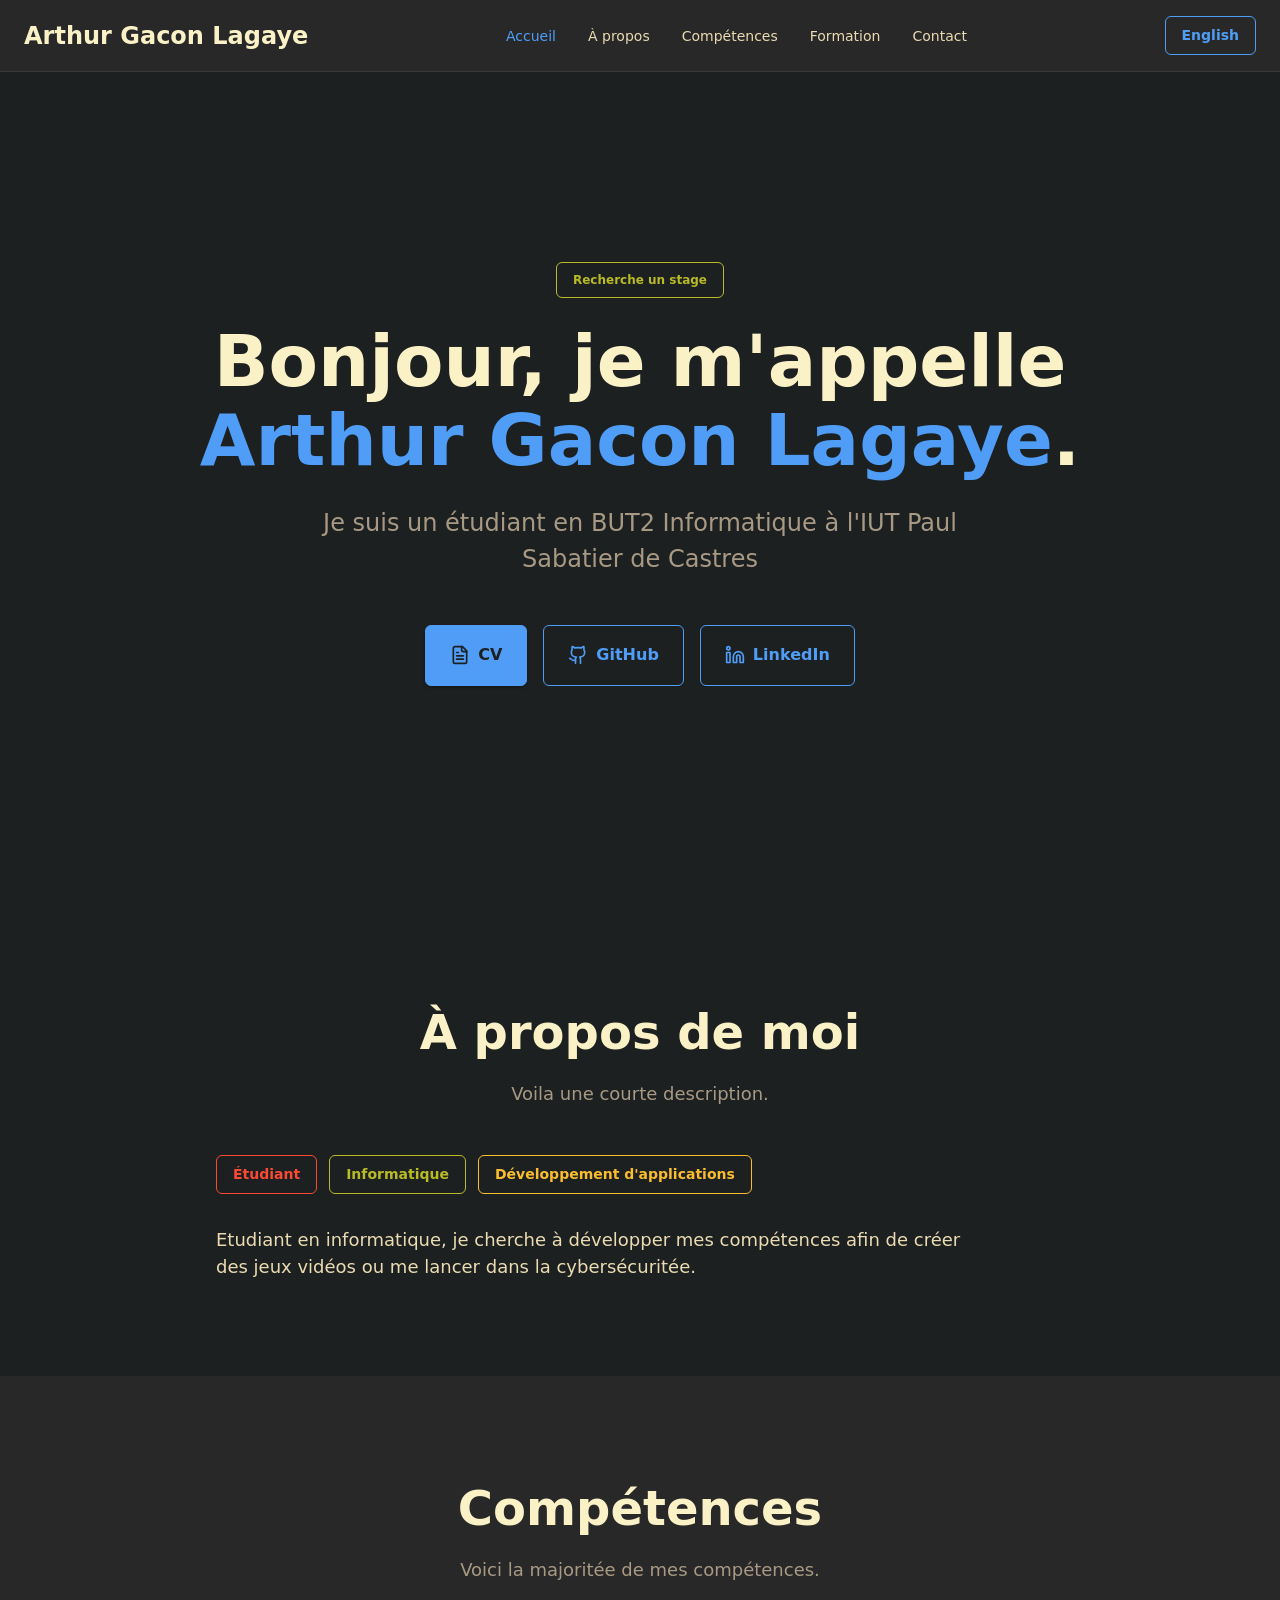
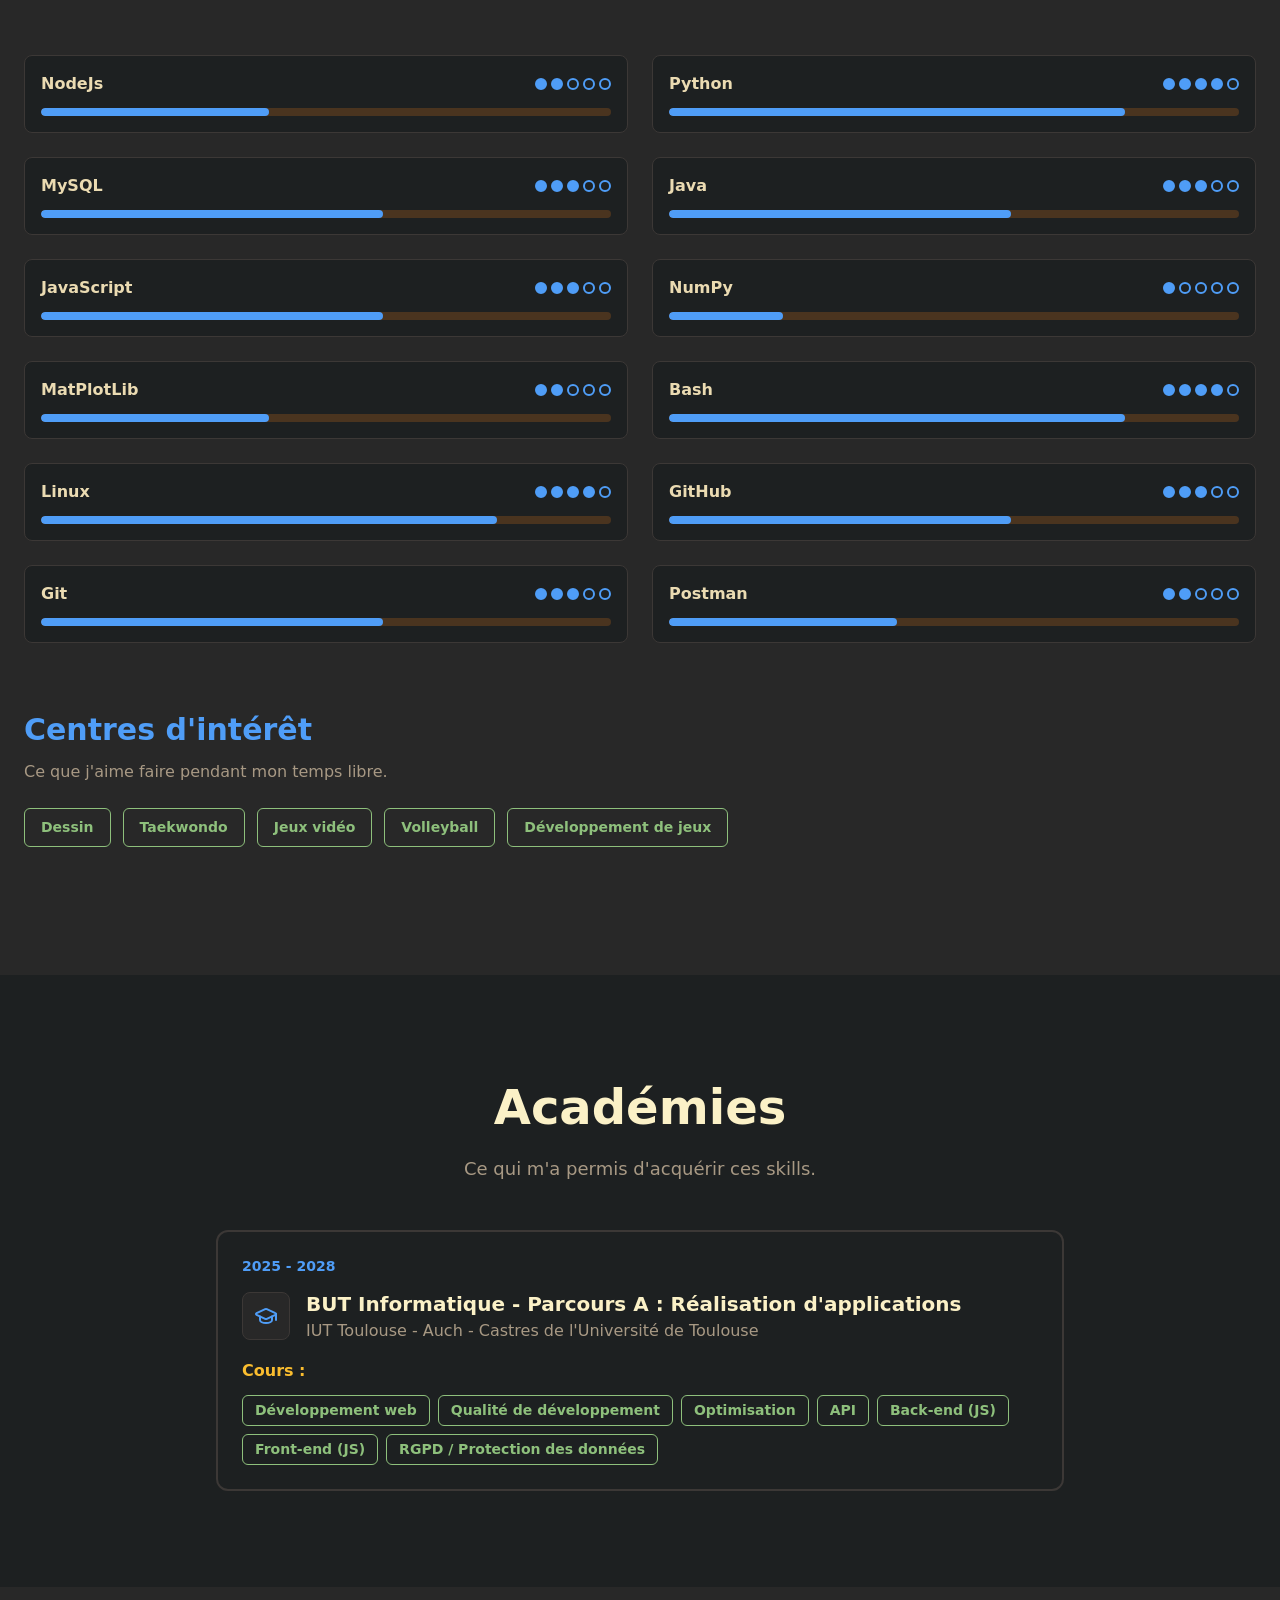
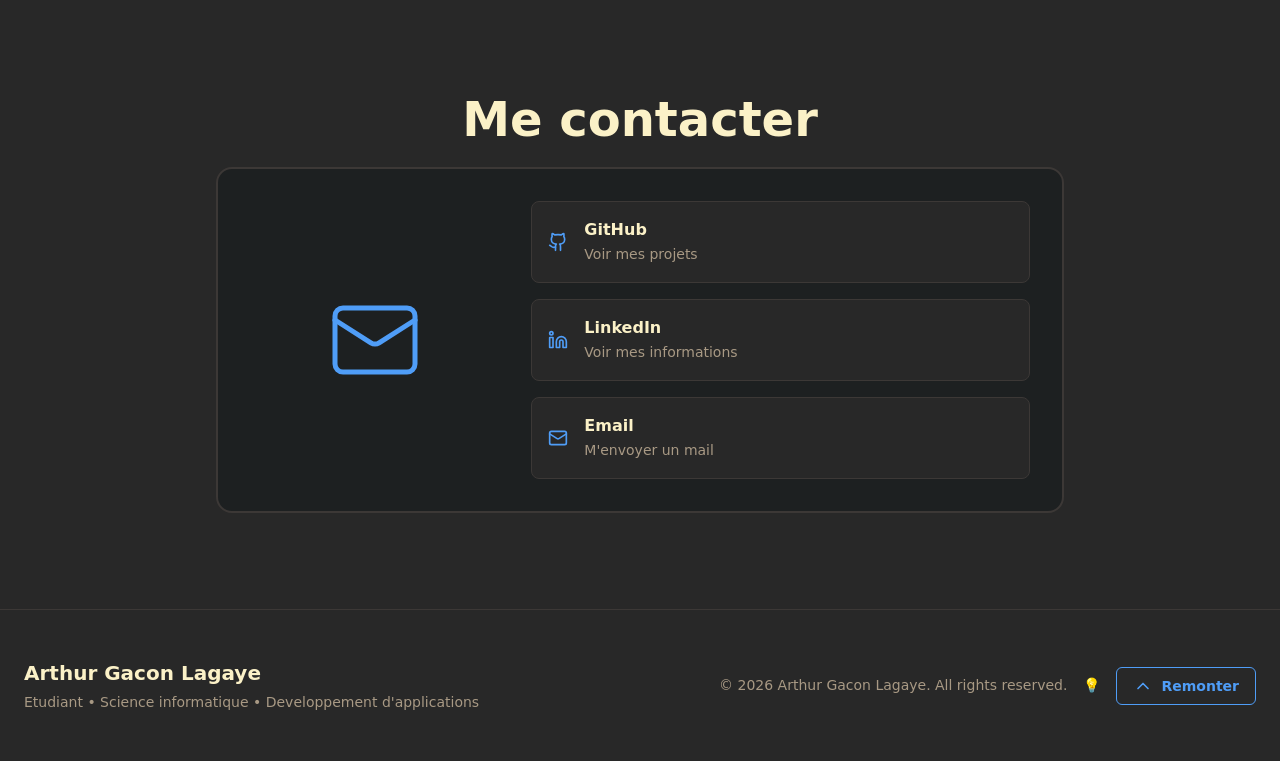
<file: index.html>
<!DOCTYPE html>
<html lang="fr">

<head>
  <meta charset="UTF-8">
  <meta name="viewport" content="width=device-width, initial-scale=1">
  <meta name="theme-color" content="#000000">
  <meta name="description" content="Arthur Gacon Lagaye - étudiant BUT2 informatique">
  <title>Arthur Gacon Lagaye | Portfolio</title>
  <link rel="stylesheet" href="styles.css">
  <script src="script.js" defer></script>
</head>

<body>
  <nav class="nav" id="nav">
    <div class="container nav-inner">
      <div class="brand">Arthur Gacon Lagaye</div>
      <div class="nav-links" id="navLinks"></div>
      <a class="btn btn-outline btn-sm language-link" href="english.html" lang="en" aria-label="Switch language to English">English</a>
      <button class="menu-btn" id="menuBtn" aria-label="Toggle menu" aria-expanded="false">
        <svg viewBox="0 0 24 24" width="24" height="24" fill="none" stroke="currentColor" stroke-width="2"
          stroke-linecap="round" stroke-linejoin="round">
          <path d="M4 12h16" />
          <path d="M4 18h16" />
          <path d="M4 6h16" />
        </svg>
      </button>
    </div>
    <div class="mobile-menu" id="mobileMenu"></div>
  </nav>

  <main>
    <!-- HOME -->
    <section id="home" class="hero">
      <div class="hero-inner fade-up">
        <div class="badge badge-green">Recherche un stage</div>
        <h1>Bonjour, je m'appelle <span class="accent">Arthur Gacon Lagaye</span>.</h1>
        <p class="hero-sub">Je suis un étudiant en BUT2 Informatique à l'IUT Paul
          Sabatier de Castres</p>
        <div class="hero-actions">
          <a class="btn btn-primary" id="btnResume" href="CV/CV_FR.pdf" target="_blank"><span data-icon="file"></span>CV</a>
          <a class="btn btn-outline" id="btnGithub" href="#" target="_blank" rel="noopener"><span
              data-icon="github"></span>GitHub</a>
          <a class="btn btn-outline" id="btnLinkedin" href="#" target="_blank" rel="noopener"><span
              data-icon="linkedin"></span>LinkedIn</a>
        </div>
      </div>
    </section>

    <!-- ABOUT -->
    <section id="about" class="section">
      <div class="container narrow">
        <h2>À propos de moi</h2>
        <p class="section-sub">Voila une courte description.</p>
        <div class="chips chips-lg" id="aboutChips"></div>
        <p class="about-text">Etudiant en informatique, je cherche à développer mes compétences afin de créer des jeux
          vidéos ou me lancer dans la cybersécuritée.</p>
        <!-- <h3 class="sub-title">Skills principaux</h3> -->
        <!-- <div class="core-grid" id="coreGrid"></div> -->
      </div>
    </section>

    <!-- SKILLS -->
    <section id="skills" class="section alt">
      <div class="container">
        <h2>Compétences</h2>
        <p class="section-sub">Voici la majoritée de mes compétences.</p>
        <div class="skill-groups" id="skillGroups"></div>
      </div>
    </section>

    <!-- EXPERIENCE -->
    <!-- <section id="experience" class="section">
      <div class="container narrow">
        <div class="section-tag"><span>Experience</span></div>
        <h2>Professional Journey</h2>
        <p class="section-sub">Here's how my skills derived value.</p>
        <div class="timeline" id="experienceList"></div>
      </div>
    </section> -->

    <!-- PROJECTS -->
    <!-- <section id="projects" class="section alt">
      <div class="container">
        <div class="section-tag"><span>Projets</span></div>
        <h2>Systems I Built</h2>
        <p class="section-sub">Voici ce que j'ai créé.</p>
        <div class="project-grid" id="projectGrid"></div>
        <div class="center"><a class="btn btn-outline" id="btnMore" href="#" target="_blank" rel="noopener">Charger plus
            de Projets</a></div>
      </div>
    </section> -->

    <!-- EDUCATION -->
    <section id="education" class="section">
      <div class="container narrow">
        <h2>Académies</h2>
        <p class="section-sub">Ce qui m'a permis d'acquérir ces skills.</p>
        <div class="timeline" id="educationList"></div>
      </div>
    </section>

    <!-- CONTACT -->
    <section id="contact" class="section alt">
      <div class="container narrow">
        <h2>Me contacter</h2>
        <div class="contact-wrap">
          <div class="contact-icon"><span data-icon="mail-lg"></span></div>
          <div class="contact-links">
            <a class="contact-card" id="cGithub" href="#" target="_blank" rel="noopener">
              <span class="ci" data-icon="github"></span>
              <span><strong>GitHub</strong><small>Voir mes projets</small></span>
            </a>
            <a class="contact-card" id="cLinkedin" href="#" target="_blank" rel="noopener">
              <span class="ci" data-icon="linkedin"></span>
              <span><strong>LinkedIn</strong><small>Voir mes informations</small></span>
            </a>
            <a class="contact-card" id="cEmail" href="#">
              <span class="ci" data-icon="mail"></span>
              <span><strong>Email</strong><small>M'envoyer un mail</small></span>
            </a>
          </div>
        </div>
      </div>
    </section>
  </main>

  <footer class="footer">
    <div class="container footer-inner">
      <div>
        <h3>Arthur Gacon Lagaye</h3>
        <p>Etudiant • Science informatique • Developpement d'applications</p>
      </div>
      <div class="footer-right">
        <div>© <span id="year">2026</span> Arthur Gacon Lagaye. All rights reserved.</div>
        <div class="bulb">💡</div>
        <button class="btn btn-outline btn-sm" id="toTop"><span data-icon="up"></span>Remonter</button>
      </div>
    </div>
  </footer>
</body>

</html>
</file>
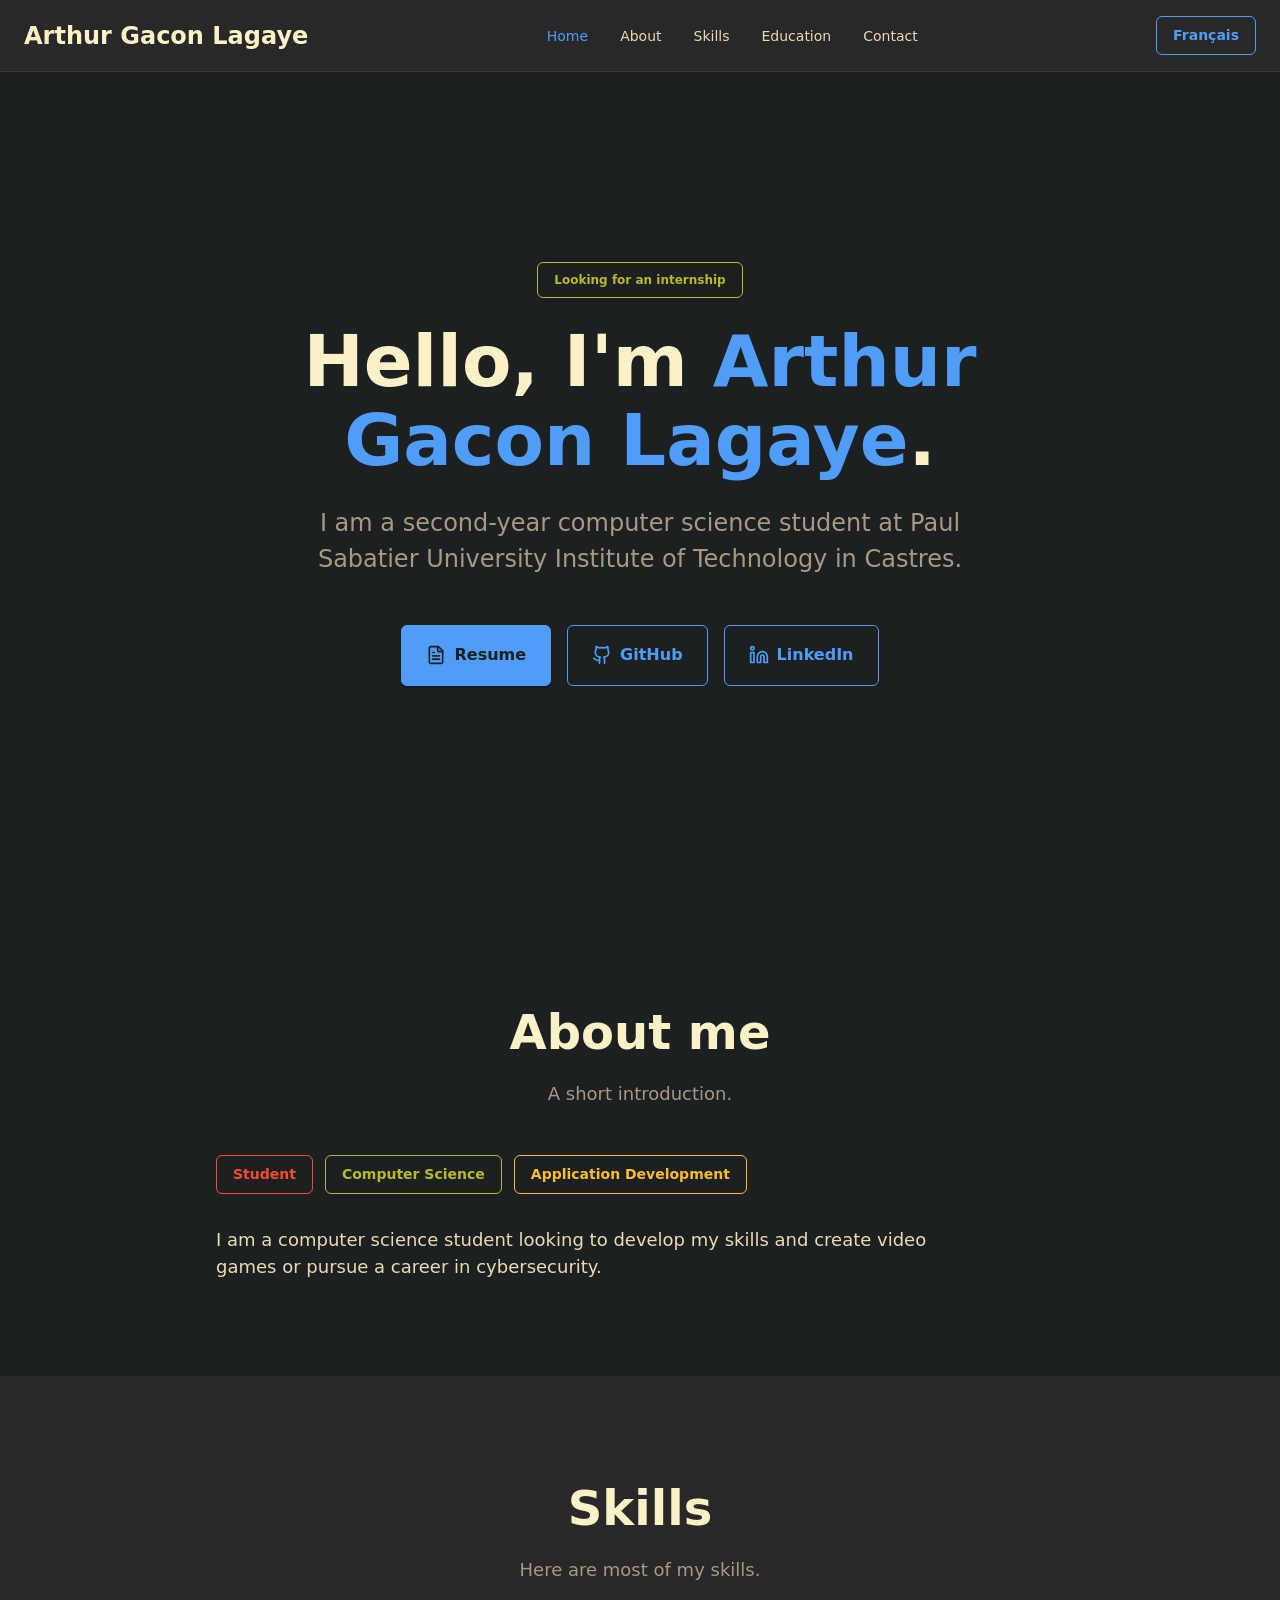
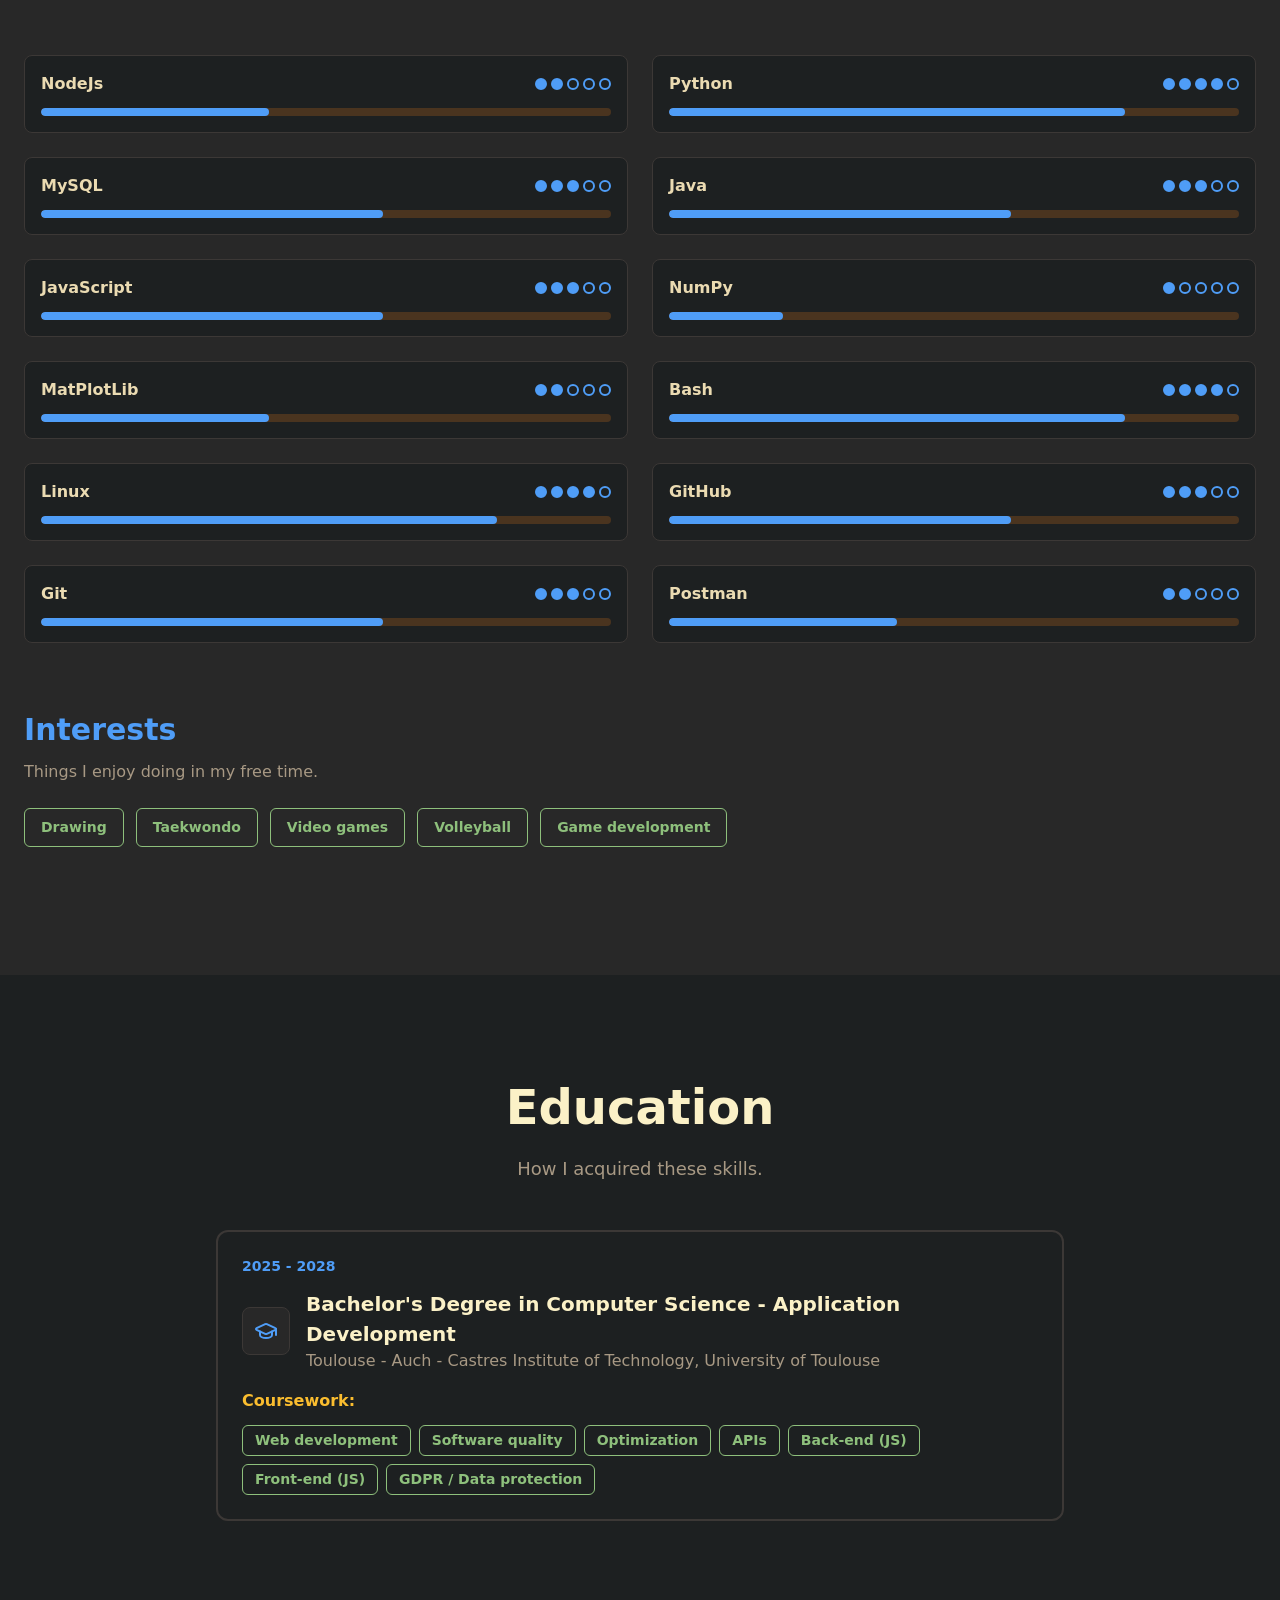
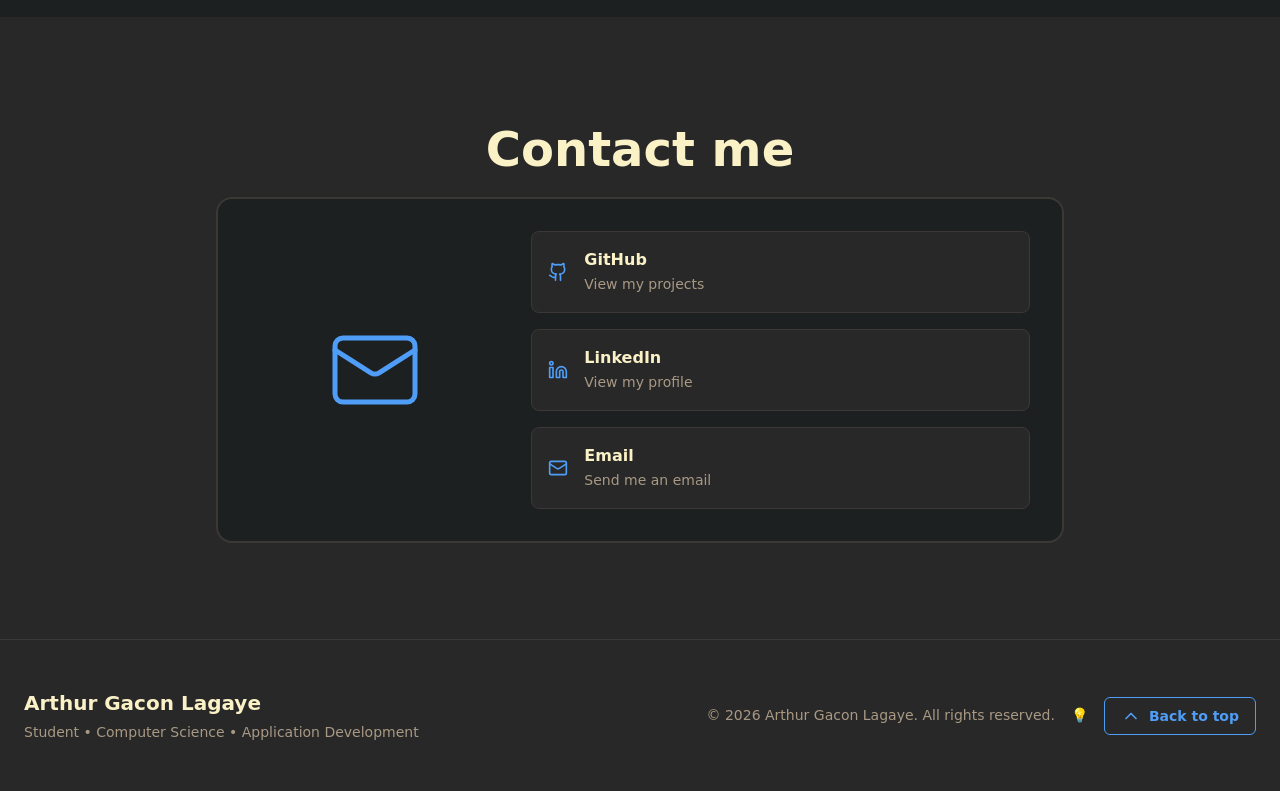
<file: english.html>
<!DOCTYPE html>
<html lang="en">

<head>
  <meta charset="UTF-8">
  <meta name="viewport" content="width=device-width, initial-scale=1">
  <meta name="theme-color" content="#000000">
  <meta name="description" content="Arthur Gacon Lagaye - second-year computer science student">
  <title>Arthur Gacon Lagaye | Portfolio</title>
  <link rel="stylesheet" href="styles.css">
  <script src="script.js" defer></script>
</head>

<body>
  <nav class="nav" id="nav">
    <div class="container nav-inner">
      <div class="brand">Arthur Gacon Lagaye</div>
      <div class="nav-links" id="navLinks"></div>
      <a class="btn btn-outline btn-sm language-link" href="index.html" lang="fr" aria-label="Passer en français">Français</a>
      <button class="menu-btn" id="menuBtn" aria-label="Toggle menu" aria-expanded="false">
        <svg viewBox="0 0 24 24" width="24" height="24" fill="none" stroke="currentColor" stroke-width="2"
          stroke-linecap="round" stroke-linejoin="round">
          <path d="M4 12h16" />
          <path d="M4 18h16" />
          <path d="M4 6h16" />
        </svg>
      </button>
    </div>
    <div class="mobile-menu" id="mobileMenu"></div>
  </nav>

  <main>
    <!-- HOME -->
    <section id="home" class="hero">
      <div class="hero-inner fade-up">
        <div class="badge badge-green">Looking for an internship</div>
        <h1>Hello, I'm <span class="accent">Arthur Gacon Lagaye</span>.</h1>
        <p class="hero-sub">I am a second-year computer science student at Paul Sabatier University Institute of Technology in Castres.</p>
        <div class="hero-actions">
          <a class="btn btn-primary" id="btnResume" href="CV/CV_EN.pdf" target="_blank"><span data-icon="file"></span>Resume</a>
          <a class="btn btn-outline" id="btnGithub" href="#" target="_blank" rel="noopener"><span
              data-icon="github"></span>GitHub</a>
          <a class="btn btn-outline" id="btnLinkedin" href="#" target="_blank" rel="noopener"><span
              data-icon="linkedin"></span>LinkedIn</a>
        </div>
      </div>
    </section>

    <!-- ABOUT -->
    <section id="about" class="section">
      <div class="container narrow">
        <h2>About me</h2>
        <p class="section-sub">A short introduction.</p>
        <div class="chips chips-lg" id="aboutChips"></div>
        <p class="about-text">I am a computer science student looking to develop my skills and create video games or pursue a career in cybersecurity.</p>
        <!-- <h3 class="sub-title">Core skills</h3>
        <div class="core-grid" id="coreGrid"></div> -->
      </div>
    </section>

    <!-- SKILLS -->
    <section id="skills" class="section alt">
      <div class="container">
        <h2>Skills</h2>
        <p class="section-sub">Here are most of my skills.</p>
        <div class="skill-groups" id="skillGroups"></div>
      </div>
    </section>

    <!-- EXPERIENCE -->
    <!-- <section id="experience" class="section">
      <div class="container narrow">
        <div class="section-tag"><span>Experience</span></div>
        <h2>Professional Journey</h2>
        <p class="section-sub">Here's how my skills derived value.</p>
        <div class="timeline" id="experienceList"></div>
      </div>
    </section> -->

    <!-- PROJECTS -->
    <!-- <section id="projects" class="section alt">
      <div class="container">
        <div class="section-tag"><span>Projects</span></div>
        <h2>Systems I Built</h2>
        <p class="section-sub">Here's what I've created.</p>
        <div class="project-grid" id="projectGrid"></div>
        <div class="center"><a class="btn btn-outline" id="btnMore" href="#" target="_blank" rel="noopener">Load more
            projects</a></div>
      </div>
    </section> -->

    <!-- EDUCATION -->
    <section id="education" class="section">
      <div class="container narrow">
        <h2>Education</h2>
        <p class="section-sub">How I acquired these skills.</p>
        <div class="timeline" id="educationList"></div>
      </div>
    </section>

    <!-- CONTACT -->
    <section id="contact" class="section alt">
      <div class="container narrow">
        <h2>Contact me</h2>
        <div class="contact-wrap">
          <div class="contact-icon"><span data-icon="mail-lg"></span></div>
          <div class="contact-links">
            <a class="contact-card" id="cGithub" href="#" target="_blank" rel="noopener">
              <span class="ci" data-icon="github"></span>
              <span><strong>GitHub</strong><small>View my projects</small></span>
            </a>
            <a class="contact-card" id="cLinkedin" href="#" target="_blank" rel="noopener">
              <span class="ci" data-icon="linkedin"></span>
              <span><strong>LinkedIn</strong><small>View my profile</small></span>
            </a>
            <a class="contact-card" id="cEmail" href="#">
              <span class="ci" data-icon="mail"></span>
              <span><strong>Email</strong><small>Send me an email</small></span>
            </a>
          </div>
        </div>
      </div>
    </section>
  </main>

  <footer class="footer">
    <div class="container footer-inner">
      <div>
        <h3>Arthur Gacon Lagaye</h3>
        <p>Student • Computer Science • Application Development</p>
      </div>
      <div class="footer-right">
        <div>© <span id="year">2026</span> Arthur Gacon Lagaye. All rights reserved.</div>
        <div class="bulb">💡</div>
        <button class="btn btn-outline btn-sm" id="toTop"><span data-icon="up"></span>Back to top</button>
      </div>
    </div>
  </footer>
</body>

</html>
</file>
<file: styles.css>
:root {
  --bg: #1d2021;
  --bg-alt: #282828;
  --border: #3c3836;
  --muted: #a89984;
  --text: #ebdbb2;
  --bright: #fbf1c7;
  --orange: #4f9df7;
  --orange-d: #2c6fe6;
  --green: #b8bb26;
  --aqua: #8ec07c;
  --red: #fb4934;
  --yellow: #fabd2f;
  --purple: #d3869b;
}
* {
  box-sizing: border-box;
  margin: 0;
  padding: 0;
}
html {
  scroll-behavior: smooth;
  scroll-padding-top: 70px;
}
body {
  background: var(--bg);
  color: var(--text);
  font-family:
    Inter,
    system-ui,
    -apple-system,
    "Segoe UI",
    Roboto,
    sans-serif;
  line-height: 1.5;
  -webkit-font-smoothing: antialiased;
}
a {
  color: inherit;
  text-decoration: none;
}
button {
  font-family: inherit;
  cursor: pointer;
}
.container {
  max-width: 80rem;
  margin: 0 auto;
  padding: 0 1.5rem;
}
.container.narrow {
  max-width: 56rem;
}
.center {
  text-align: center;
  margin-top: 3rem;
}
.accent {
  color: var(--orange);
}

/* Nav */
.nav {
  position: fixed;
  top: 0;
  left: 0;
  right: 0;
  z-index: 50;
  background: var(--bg-alt);
  border-bottom: 1px solid var(--border);
  backdrop-filter: blur(6px);
}
.nav-inner {
  display: flex;
  justify-content: space-between;
  align-items: center;
  padding-top: 1rem;
  padding-bottom: 1rem;
}
.brand {
  font-size: 1.5rem;
  font-weight: 700;
  color: var(--bright);
}
.nav-links {
  display: none;
  gap: 2rem;
}
.nav-links button,
.mobile-menu button {
  background: none;
  border: 0;
  color: var(--text);
  font-size: 0.875rem;
  font-weight: 500;
  transition: color 0.2s;
}
.nav-links button:hover,
.mobile-menu button:hover,
.nav-links button.active,
.mobile-menu button.active {
  color: var(--orange);
}
.menu-btn {
  background: none;
  border: 0;
  color: var(--text);
  display: block;
}
.menu-btn:hover {
  color: var(--orange);
}
.mobile-menu {
  display: none;
  flex-direction: column;
  gap: 0.25rem;
  padding: 0.5rem 1.5rem 1rem;
  border-top: 1px solid var(--border);
}
.mobile-menu.open {
  display: flex;
}
.mobile-menu button {
  text-align: left;
  padding: 0.6rem 0;
}
@media (min-width: 768px) {
  .nav-links {
    display: flex;
  }
  .menu-btn,
  .mobile-menu,
  .mobile-menu.open {
    display: none;
  }
}

/* Hero */
.hero {
  min-height: 100vh;
  display: flex;
  align-items: center;
  justify-content: center;
  padding: 7rem 1.5rem 4rem;
  text-align: center;
}
.hero-inner {
  max-width: 56rem;
}
.badge {
  display: inline-flex;
  align-items: center;
  border: 1px solid;
  border-radius: 0.375rem;
  font-size: 0.75rem;
  font-weight: 600;
  padding: 0.5rem 1rem;
  margin-bottom: 1.5rem;
}
.badge-green {
  color: var(--green);
  border-color: var(--green);
}
.hero h1 {
  font-size: 3rem;
  font-weight: 700;
  color: var(--bright);
  margin-bottom: 1.5rem;
  line-height: 1.1;
}
.hero-sub {
  font-size: 1.25rem;
  color: var(--muted);
  max-width: 42rem;
  margin: 0 auto 3rem;
}
.hero-actions {
  display: flex;
  flex-wrap: wrap;
  gap: 1rem;
  justify-content: center;
}
@media (min-width: 768px) {
  .hero h1 {
    font-size: 4.5rem;
  }
  .hero-sub {
    font-size: 1.5rem;
  }
}

/* Buttons */
.btn {
  display: inline-flex;
  align-items: center;
  justify-content: center;
  gap: 0.5rem;
  border-radius: 0.375rem;
  font-weight: 600;
  font-size: 1rem;
  padding: 1.1rem 1.5rem;
  border: 1px solid var(--orange);
  transition: all 0.2s;
  background: none;
  color: var(--orange);
}
.btn-primary {
  background: var(--orange);
  color: var(--bg);
  box-shadow: 0 1px 3px rgba(0, 0, 0, 0.4);
}
.btn-primary:hover {
  background: var(--orange-d);
  border-color: var(--orange-d);
}
.btn-outline:hover {
  background: var(--orange);
  color: var(--bg);
}
.btn-sm {
  font-size: 0.875rem;
  padding: 0.5rem 1rem;
}
.btn svg,
.ci svg {
  flex-shrink: 0;
}

/* Sections */
.section {
  padding: 6rem 0;
}
.section.alt {
  background: var(--bg-alt);
}
.section-tag {
  text-align: center;
  margin-bottom: 1rem;
}
.section-tag span {
  display: inline-block;
  font-size: 0.75rem;
  text-transform: uppercase;
  letter-spacing: 0.15em;
  color: var(--orange);
  border: 1px solid var(--orange);
  border-radius: 999px;
  padding: 0.25rem 0.9rem;
}
h2 {
  font-size: 2.25rem;
  font-weight: 700;
  color: var(--bright);
  text-align: center;
  margin-bottom: 0.75rem;
}
.section-sub {
  text-align: center;
  color: var(--muted);
  font-size: 1.125rem;
  margin-bottom: 3rem;
}
.sub-title {
  font-size: 1.5rem;
  color: var(--orange);
  font-weight: 700;
  margin: 3rem 0 1.5rem;
}
@media (min-width: 768px) {
  h2 {
    font-size: 3rem;
  }
}

/* Chips */
.chips {
  display: flex;
  flex-wrap: wrap;
  gap: 0.5rem;
}
.chips-lg {
  gap: 0.75rem;
  margin-bottom: 2rem;
}
.chip {
  display: inline-flex;
  align-items: center;
  border: 1px solid;
  border-radius: 0.375rem;
  font-weight: 600;
  padding: 0.125rem 0.625rem;
  font-size: 0.75rem;
}
.chips-lg .chip {
  padding: 0.5rem 1rem;
  font-size: 0.875rem;
}
.chip.aqua {
  color: var(--aqua);
  border-color: var(--aqua);
}
.chip.red {
  color: var(--red);
  border-color: var(--red);
}
.chip.green {
  color: var(--green);
  border-color: var(--green);
}
.chip.yellow {
  color: var(--yellow);
  border-color: var(--yellow);
}
.chip.purple {
  color: var(--purple);
  border-color: var(--purple);
}
.chip.orange {
  color: var(--orange);
  border-color: var(--orange);
}

/* About */
.about-text {
  font-size: 1.125rem;
  color: var(--text);
  max-width: 48rem;
}
.core-grid {
  display: grid;
  gap: 1.5rem;
  grid-template-columns: 1fr;
}
@media (min-width: 640px) {
  .core-grid {
    grid-template-columns: repeat(2, 1fr);
  }
}
@media (min-width: 1024px) {
  .core-grid {
    grid-template-columns: repeat(4, 1fr);
  }
}
.core-card {
  background: var(--bg-alt);
  border: 1px solid var(--border);
  border-radius: 0.75rem;
  padding: 1.5rem;
  text-align: center;
  transition: all 0.2s;
}
.core-card:hover {
  border-color: var(--orange);
  transform: translateY(-4px);
}
.core-icon {
  color: var(--orange);
  margin-bottom: 0.75rem;
  display: flex;
  justify-content: center;
}
.core-card h4 {
  color: var(--bright);
  font-size: 1.125rem;
  margin-bottom: 0.5rem;
}
.core-card p {
  color: var(--muted);
  font-size: 0.875rem;
}

/* Skills */
.skill-groups {
  display: flex;
  flex-direction: column;
  gap: 4rem;
}
.skill-group h3 {
  font-size: 1.5rem;
  font-weight: 700;
  color: var(--orange);
  margin-bottom: 0.5rem;
}
@media (min-width: 768px) {
  .skill-group h3 {
    font-size: 1.875rem;
  }
}
.skill-group > p {
  color: var(--muted);
  margin-bottom: 1.5rem;
}
.skill-grid {
  display: grid;
  gap: 1.5rem;
  grid-template-columns: 1fr;
}
@media (min-width: 768px) {
  .skill-grid {
    grid-template-columns: repeat(2, 1fr);
  }
}
.skill {
  background: var(--bg-alt);
  border: 1px solid var(--border);
  border-radius: 0.5rem;
  padding: 1rem;
  transition: border-color 0.2s;
}
.section.alt .skill {
  background: var(--bg);
}
.skill:hover {
  border-color: var(--orange);
}
.skill-top {
  display: flex;
  justify-content: space-between;
  align-items: center;
  margin-bottom: 0.75rem;
}
.skill-top span {
  font-weight: 600;
  color: var(--text);
}
.dots {
  display: flex;
  gap: 0.25rem;
}
.dot {
  width: 12px;
  height: 12px;
  border-radius: 50%;
  border: 2px solid var(--orange);
  background: transparent;
}
.dot.on {
  background: var(--orange);
}
.bar {
  height: 0.5rem;
  border-radius: 999px;
  background: rgba(254, 128, 25, 0.2);
  overflow: hidden;
}
.bar > div {
  height: 100%;
  width: 0;
  background: var(--orange);
  border-radius: 999px;
  transition: width 1s ease;
}

/* Timeline */
.timeline {
  display: flex;
  flex-direction: column;
  gap: 2rem;
}
.tl-item {
  background: var(--bg);
  border: 2px solid var(--border);
  border-radius: 0.75rem;
  padding: 1.5rem;
  transition: border-color 0.2s;
}
.section.alt .tl-item {
  background: var(--bg-alt);
}
.tl-item:hover {
  border-color: var(--orange);
}
.tl-date {
  font-size: 0.875rem;
  color: var(--orange);
  font-weight: 600;
  margin-bottom: 0.75rem;
}
.tl-head {
  display: flex;
  gap: 1rem;
  align-items: center;
  margin-bottom: 1rem;
}
.tl-icon {
  width: 3rem;
  height: 3rem;
  flex-shrink: 0;
  border-radius: 0.5rem;
  background: var(--bg-alt);
  border: 1px solid var(--border);
  color: var(--orange);
  display: flex;
  align-items: center;
  justify-content: center;
}
.tl-title {
  font-size: 1.25rem;
  font-weight: 700;
  color: var(--bright);
}
.tl-org {
  color: var(--muted);
}
.tl-item ul {
  list-style: none;
  display: flex;
  flex-direction: column;
  gap: 0.75rem;
}
.tl-item li {
  display: flex;
  gap: 0.75rem;
  color: var(--text);
}
.tl-item li .b {
  color: var(--orange);
}
.tl-item h5 {
  color: var(--yellow);
  font-size: 1rem;
  margin-bottom: 0.75rem;
}

/* Projects */
.project-grid {
  display: grid;
  gap: 2rem;
  grid-template-columns: 1fr;
}
@media (min-width: 768px) {
  .project-grid {
    grid-template-columns: repeat(2, 1fr);
  }
}
.project {
  position: relative;
  background: var(--bg);
  border: 2px solid var(--border);
  border-radius: 0.75rem;
  padding: 1.5rem;
  display: flex;
  flex-direction: column;
  transition: all 0.2s;
}
.project:hover {
  border-color: var(--orange);
  transform: scale(1.03);
}
.status {
  position: absolute;
  top: 1rem;
  right: 1rem;
  font-size: 0.75rem;
  font-weight: 600;
  border-radius: 0.375rem;
  padding: 0.125rem 0.625rem;
  background: var(--green);
  color: var(--bg);
}
.status.ongoing {
  background: var(--yellow);
}
.project h3 {
  font-size: 1.5rem;
  color: var(--bright);
  margin: 1.5rem 0 0.5rem;
}
.project p {
  color: var(--muted);
  margin-bottom: 1rem;
  flex: 1;
}
.project .chips {
  margin-bottom: 1.25rem;
}
.project-foot {
  display: flex;
  justify-content: space-between;
  align-items: center;
  color: var(--muted);
  font-size: 0.875rem;
}

/* Education */
.edu-course {
  display: flex;
  flex-wrap: wrap;
  gap: 0.5rem;
}
.edu-course .chip {
  font-size: 0.875rem;
  padding: 0.25rem 0.75rem;
}

/* Contact */
.contact-wrap {
  display: grid;
  gap: 2rem;
  align-items: center;
  grid-template-columns: 1fr;
  background: var(--bg);
  border: 2px solid var(--border);
  border-radius: 1rem;
  padding: 2rem;
}
@media (min-width: 768px) {
  .contact-wrap {
    grid-template-columns: 1fr 2fr;
  }
}
.contact-icon {
  color: var(--orange);
  display: flex;
  justify-content: center;
}
.contact-links {
  display: flex;
  flex-direction: column;
  gap: 1rem;
}
.contact-card {
  display: flex;
  align-items: center;
  gap: 1rem;
  background: var(--bg-alt);
  border: 1px solid var(--border);
  border-radius: 0.5rem;
  padding: 1rem;
  transition: all 0.2s;
}
.contact-card:hover {
  border-color: var(--orange);
  transform: translateX(6px);
}
.contact-card .ci {
  color: var(--orange);
  display: flex;
}
.contact-card strong {
  display: block;
  color: var(--bright);
}
.contact-card small {
  color: var(--muted);
  font-size: 0.875rem;
}

/* Footer */
.footer {
  background: var(--bg-alt);
  border-top: 1px solid var(--border);
  padding: 3rem 0;
}
.footer-inner {
  display: flex;
  flex-direction: column;
  gap: 1.5rem;
  align-items: center;
  text-align: center;
}
.footer h3 {
  color: var(--bright);
  font-size: 1.25rem;
  margin-bottom: 0.25rem;
}
.footer p,
.footer-right {
  color: var(--muted);
  font-size: 0.875rem;
}
.footer-right {
  display: flex;
  flex-wrap: wrap;
  gap: 1rem;
  align-items: center;
  justify-content: center;
}
@media (min-width: 768px) {
  .footer-inner {
    flex-direction: row;
    justify-content: space-between;
    text-align: left;
  }
}

/* Animations */
@keyframes fadeInUp {
  from {
    opacity: 0;
    transform: translateY(24px);
  }
  to {
    opacity: 1;
    transform: none;
  }
}
@keyframes slideInLeft {
  from {
    opacity: 0;
    transform: translateX(-24px);
  }
  to {
    opacity: 1;
    transform: none;
  }
}
.fade-up {
  animation: fadeInUp 0.8s ease both;
}
.reveal {
  opacity: 0;
}
.reveal.visible {
  animation: fadeInUp 0.7s ease both;
}
@media (prefers-reduced-motion: reduce) {
  * {
    animation: none !important;
    transition: none !important;
  }
  .reveal {
    opacity: 1;
  }
}
</file>
